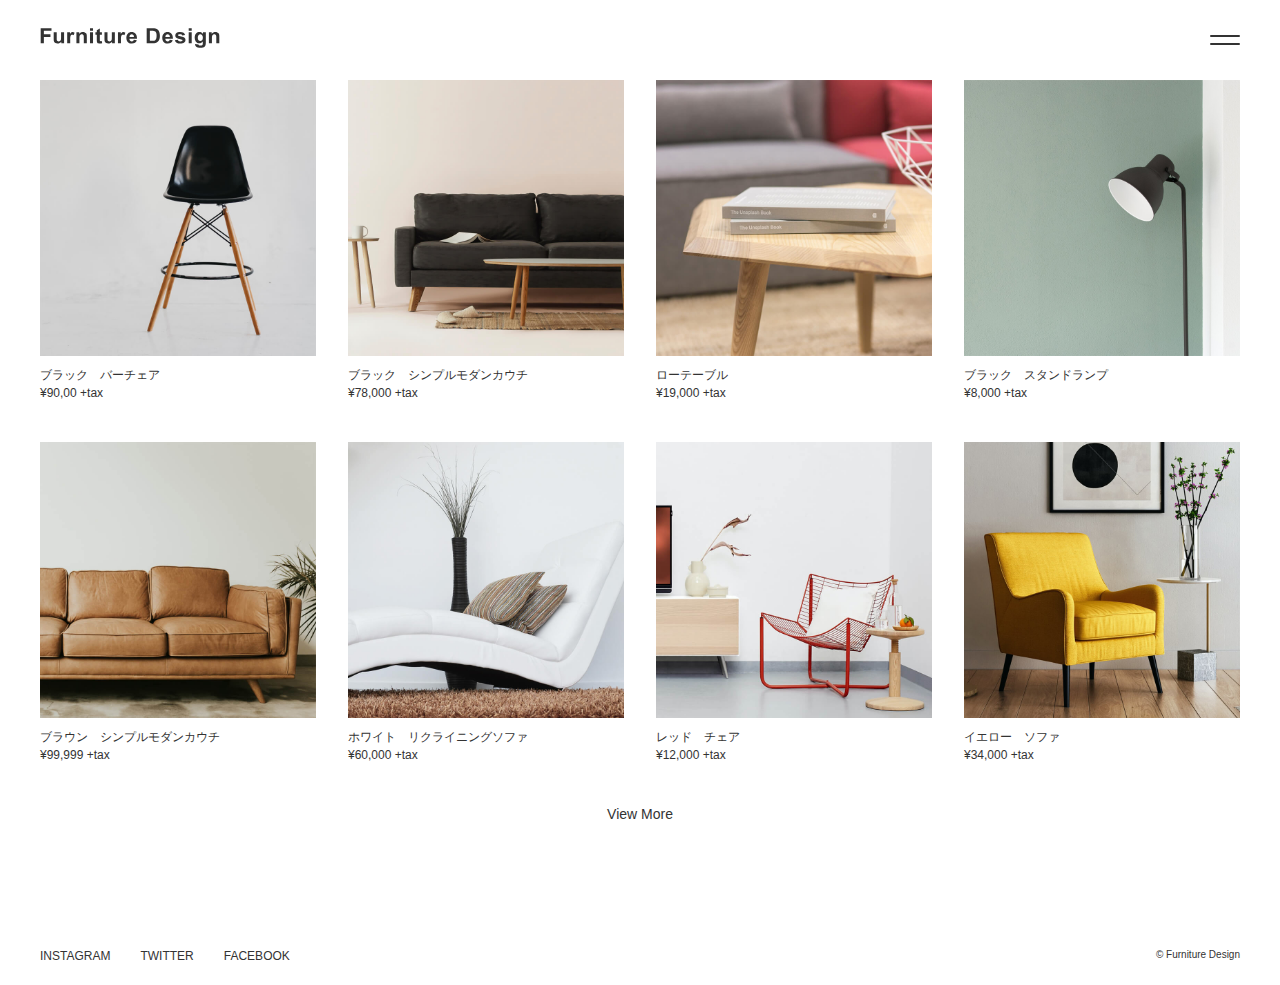
<file: index.html>
<!DOCTYPE html>
<html lang="ja">

<head>
    <meta charset="UTF-8">
    <meta name="description" content="南青山で家具やインテリアを販売しているFuniture DesignのWebサイトです">
    <meta http-equiv="X-UA-Compatible" content="IE=edge">
    <meta name="viewport" content="width=device-width, initial-scale=1.0">
    <link rel="icon" href="img/favicon.ico">
    <link rel="stylesheet" href="styles/reset.css">
    <link rel="stylesheet" href="styles/style.css">
    <script src="https://ajax.googleapis.com/ajax/libs/jquery/3.5.1/jquery.min.js"></script>
    <script src="js/main.js"></script>
    <title>Furniture Design</title>
</head>

<body>
    <header class="wrapper">
        <h1><a href="index.html"><img class="logo" src="img/logo.svg" alt="ロゴの画像"></a></h1>
        <nav class="navi">
            <ul class="nav-menu">
                <li><a href="products.html">products</a></li>
                <li><a href="about.html">about</a></li>
                <li><a href="company.html">company</a></li>
                <li><a href="mailto:4506.nakamura@gmail.com?subjedt=お問い合わせ">contact</a></li>
            </ul>
        </nav>
        <div class="toggle_btn">
            <span></span>
            <span></span>
        </div>

        <div class="mask"></div>
    </header>

    <main>
        <div class="top wrapper">
            <ul class="product-list">
                <li>
                    <a href="item01.html">
                        <img src="img/item1.jpg" alt="黒い椅子の商品画像">
                        <p>ブラック　バーチェア</p>
                        <p>&yen;90,00 +tax</p>
                    </a>
                </li>
                <li>
                    <a href="#">
                        <img src="img/item2.jpg" alt="黒いソファの商品画像">
                        <p>ブラック　シンプルモダンカウチ</p>
                        <p>&yen;78,000 +tax</p>
                    </a>
                </li>
                <li>
                    <a href="#">
                        <img src="img/item3.jpg" alt="木造の机の商品画像">
                        <p>ローテーブル</p>
                        <p>&yen;19,000 +tax</p>
                    </a>
                </li>
                <li>
                    <a href="#">
                        <img src="img/item4.jpg" alt="電気スタンドの商品画像">
                        <p>ブラック　スタンドランプ</p>
                        <p>&yen;8,000 +tax</p>
                    </a>
                </li>
                <li>
                    <a href="#">
                        <img src="img/item5.jpg" alt="茶色いソファの商品画像">
                        <p>ブラウン　シンプルモダンカウチ</p>
                        <p>&yen;99,999 +tax</p>
                    </a>
                </li>
                <li>
                    <a href="#">
                        <img src="img/item6.jpg" alt="白いソファの商品画像">
                        <p>ホワイト　リクライニングソファ</p>
                        <p>&yen;60,000 +tax</p>
                    </a>
                </li>
                <li>
                    <a href="#">
                        <img src="img/item7.jpg" alt="赤い椅子の商品画像">
                        <p>レッド　チェア</p>
                        <p>&yen;12,000 +tax</p>
                    </a>
                </li>
                <li>
                    <a href="#">
                        <img src="img/item8.jpg" alt="黄色の椅子の商品画像">
                        <p>イエロー　ソファ</p>
                        <p>&yen;34,000 +tax</p>
                    </a>
                </li>
            </ul>
            <p class="link-text"><a href="products.html">View More</a></p>
        </div>
       

    </main>

    <footer class="wrapper">

        <nav>
            <ul class="menu">
                <li><a href="https://www.instagram.com/" target="_blank">instagram</a></li>
                <li><a href="https://twitter.com/" target="_blank">twitter</a></li>
                <li><a href="https://www.facebook.com/" target="_blank">facebook</a></li>
            </ul>
        </nav>
        <p class="copyright">&copy; Furniture Design</p>
    </footer>
</body>

</html>
</file>
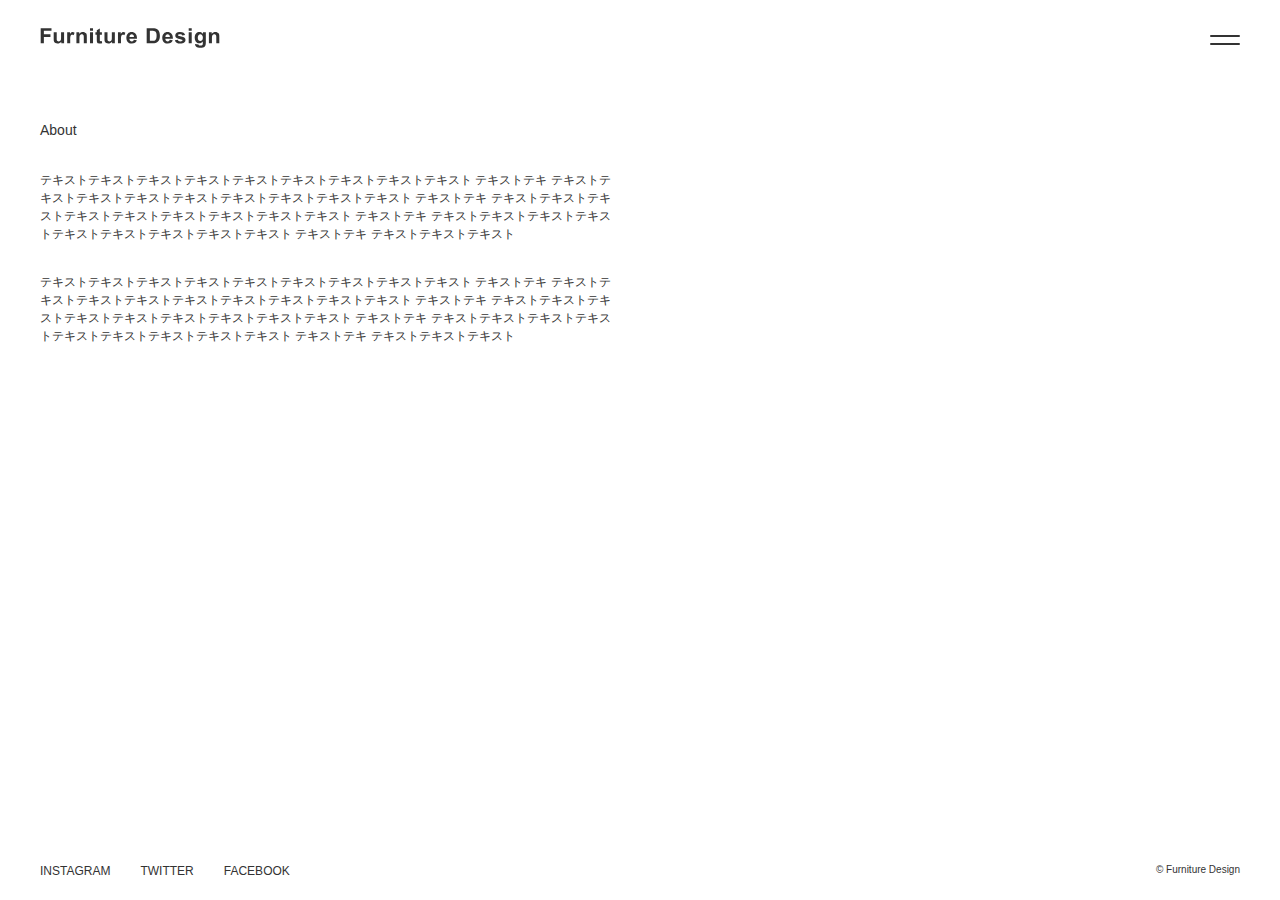
<file: about.html>
<!DOCTYPE html>
<html lang="ja">

<head>
    <meta charset="UTF-8">
    <meta name="description" content="南青山で家具やインテリアを販売しているFuniture DesignのWebサイトです">
    <meta http-equiv="X-UA-Compatible" content="IE=edge">
    <meta name="viewport" content="width=device-width, initial-scale=1.0">
    <link rel="icon" href="img/favicon.ico">
    <link rel="stylesheet" href="styles/reset.css">
    <link rel="stylesheet" href="styles/style.css">
    <script src="https://ajax.googleapis.com/ajax/libs/jquery/3.5.1/jquery.min.js"></script>
    <script src="js/main.js"></script>
    <title>Furniture Design</title>
</head>

<body>
    <header class="wrapper">
        <h1><a href="index.html"><img class="logo" src="img/logo.svg" alt="ロゴの画像"></a></h1>
        <nav class="navi">
            <ul class="nav-menu">
                <li><a href="products.html">products</a></li>
                <li><a href="about.html">about</a></li>
                <li><a href="company.html">company</a></li>
                <li><a href="mailto:4506.nakamura@gmail.com?subjedt=お問い合わせ">contact</a></li>
            </ul>
        </nav>
        <div class="toggle_btn">
            <span></span>
            <span></span>
        </div>

        <div class="mask"></div>
    </header>

    <main>
        <div class="content wrapper about">
            <h2>About</h2>
            <div class="about-text"> 
                <p>テキストテキストテキストテキストテキストテキストテキストテキストテキスト テキストテキ
                    テキストテキストテキストテキストテキストテキストテキストテキストテキスト テキストテキ
                    テキストテキストテキストテキストテキストテキストテキストテキストテキスト テキストテキ
                    テキストテキストテキストテキストテキストテキストテキストテキストテキスト テキストテキ
                    テキストテキストテキスト</p>
                <p>テキストテキストテキストテキストテキストテキストテキストテキストテキスト テキストテキ
                    テキストテキストテキストテキストテキストテキストテキストテキストテキスト テキストテキ
                    テキストテキストテキストテキストテキストテキストテキストテキストテキスト テキストテキ
                    テキストテキストテキストテキストテキストテキストテキストテキストテキスト テキストテキ
                    テキストテキストテキスト</p>
            </div>
        </div>
    </main>

    <footer class="wrapper">

        <nav>
            <ul class="menu">
                <li><a href="https://www.instagram.com/" target="_blank">instagram</a></li>
                <li><a href="https://twitter.com/" target="_blank">twitter</a></li>
                <li><a href="https://www.facebook.com/" target="_blank">facebook</a></li>
            </ul>
        </nav>
        <p class="copyright">&copy; Furniture Design</p>
    </footer>
</body>

</html>
</file>
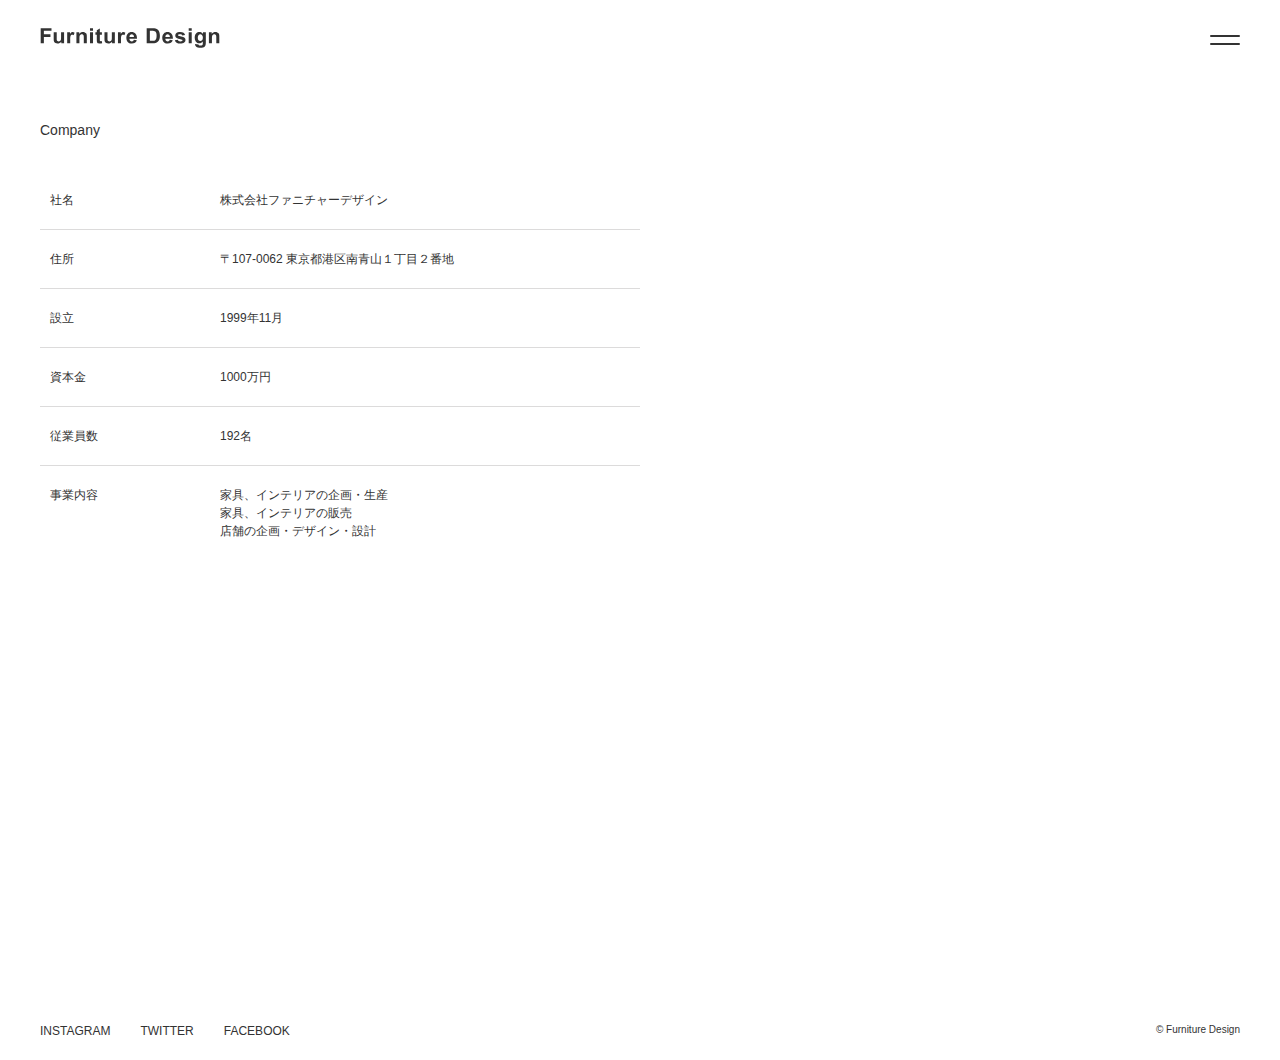
<file: company.html>
<!DOCTYPE html>
<html lang="ja">

<head>
    <meta charset="UTF-8">
    <meta name="description" content="南青山で家具やインテリアを販売しているFuniture DesignのWebサイトです">
    <meta http-equiv="X-UA-Compatible" content="IE=edge">
    <meta name="viewport" content="width=device-width, initial-scale=1.0">
    <link rel="icon" href="img/favicon.ico">
    <link rel="stylesheet" href="styles/reset.css">
    <link rel="stylesheet" href="styles/style.css">
    <script src="https://ajax.googleapis.com/ajax/libs/jquery/3.5.1/jquery.min.js"></script>
    <script src="js/main.js"></script>
    <title>Furniture Design</title>
</head>

<body>
    <header class="wrapper">
        <h1><a href="index.html"><img class="logo" src="img/logo.svg" alt="ロゴの画像"></a></h1>
        <nav class="navi">
            <ul class="nav-menu">
                <li><a href="products.html">products</a></li>
                <li><a href="about.html">about</a></li>
                <li><a href="company.html">company</a></li>
                <li><a href="mailto:4506.nakamura@gmail.com?subjedt=お問い合わせ">contact</a></li>
            </ul>
        </nav>
        <div class="toggle_btn">
            <span></span>
            <span></span>
        </div>

        <div class="mask"></div>
    </header>

    <main>
        <div class="content wrapper">
            <div class="company">
                <h2>Company</h2>
                <dl class="info">
                    <dt>社名</dt>
                    <dd>株式会社ファニチャーデザイン</dd>
                    <dt>住所</dt>
                    <dd>〒107-0062  東京都港区南青山１丁目２番地</dd>
                    <dt>設立</dt>
                    <dd>1999年11月</dd>
                    <dt>資本金</dt>
                    <dd>1000万円</dd>
                    <dt>従業員数</dt>
                    <dd>192名</dd>
                    <dt>事業内容</dt>
                    <dd>家具、インテリアの企画・生産<br>家具、インテリアの販売<br>店舗の企画・デザイン・設計</dd>
                </dl>
                <div class="map">
                    <iframe
                        src="https://www.google.com/maps/embed?pb=!1m18!1m12!1m3!1d12965.979552581783!2d139.71023617833092!3d35.66481456478866!2m3!1f0!2f0!3f0!3m2!1i1024!2i768!4f13.1!3m3!1m2!1s0x60188b6254cc464f%3A0x99773132a4b583e6!2z44CSMTA3LTAwNjIg5p2x5Lqs6YO95riv5Yy65Y2X6Z2S5bGx!5e0!3m2!1sja!2sjp!4v1655386428569!5m2!1sja!2sjp"
                        width="600" height="450" style="border:0;" allowfullscreen="" loading="lazy"
                        referrerpolicy="no-referrer-when-downgrade"></iframe>
                </div>
            </div>
        </div>

    </main>

    <footer class="wrapper">

        <nav>
            <ul class="menu">
                <li><a href="https://www.instagram.com/" target="_blank">instagram</a></li>
                <li><a href="https://twitter.com/" target="_blank">twitter</a></li>
                <li><a href="https://www.facebook.com/" target="_blank">facebook</a></li>
            </ul>
        </nav>
        <p class="copyright">&copy; Furniture Design</p>
    </footer>
</body>

</html>
</file>
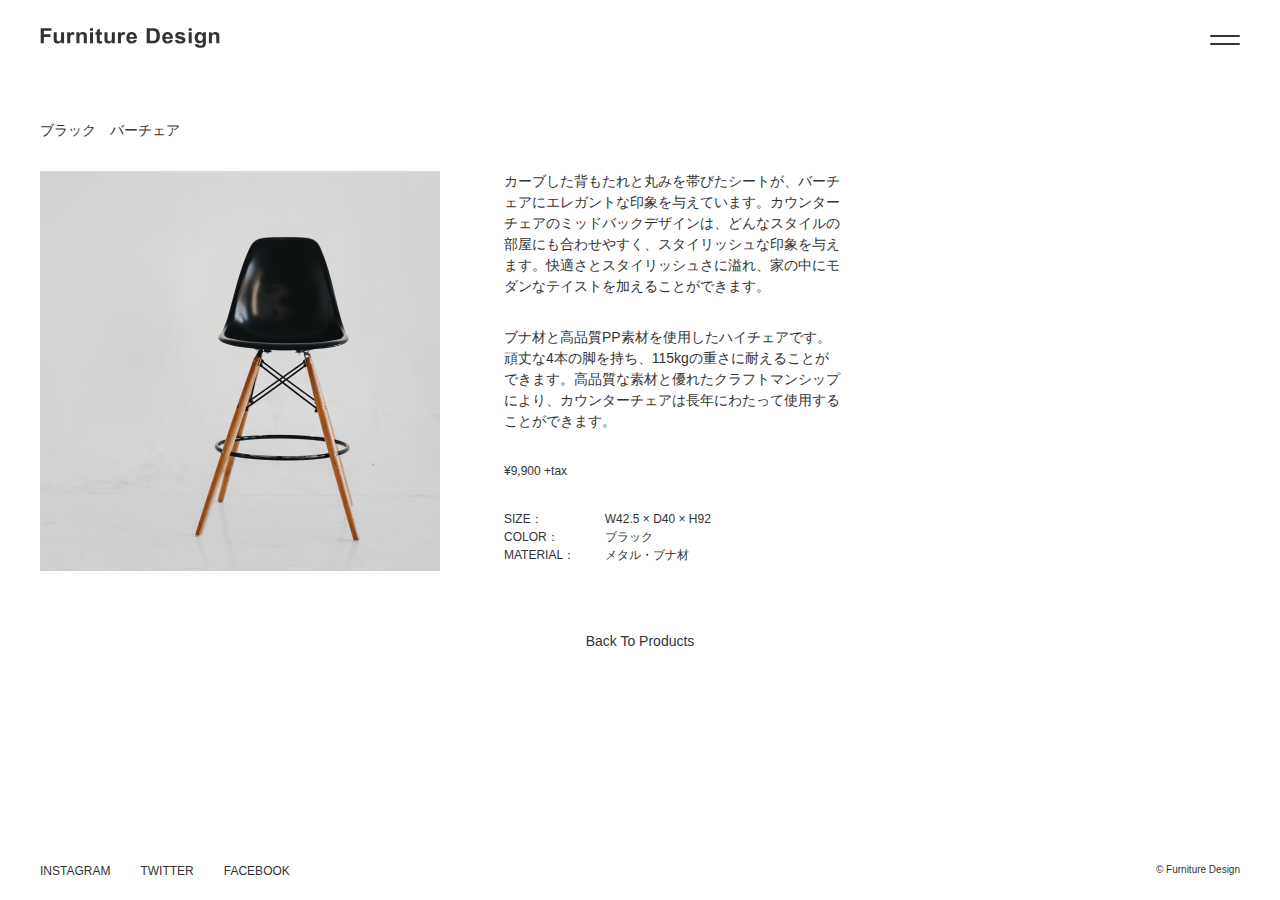
<file: item01.html>
<!DOCTYPE html>
<html lang="ja">

<head>
    <meta charset="UTF-8">
    <meta name="description" content="南青山で家具やインテリアを販売しているFuniture DesignのWebサイトです">
    <meta http-equiv="X-UA-Compatible" content="IE=edge">
    <meta name="viewport" content="width=device-width, initial-scale=1.0">
    <link rel="icon" href="img/favicon.ico">
    <link rel="stylesheet" href="styles/reset.css">
    <link rel="stylesheet" href="styles/style.css">
    <script src="https://ajax.googleapis.com/ajax/libs/jquery/3.5.1/jquery.min.js"></script>
    <script src="js/main.js"></script>
    <title>item01│Furniture Design</title>
</head>

<body>
    <header class="wrapper">
        <h1><a href="index.html"><img class="logo" src="img/logo.svg" alt="ロゴの画像"></a></h1>
        <nav class="navi">
            <ul class="nav-menu">
                <li><a href="products.html">products</a></li>
                <li><a href="about.html">about</a></li>
                <li><a href="company.html">company</a></li>
                <li><a href="mailto:4506.nakamura@gmail.com?subjedt=お問い合わせ">contact</a></li>
            </ul>
        </nav>
        <div class="toggle_btn">
            <span></span>
            <span></span>
        </div>

        <div class="mask"></div>
    </header>

    <main>
        <div class="content wrapper items">
            <h2>ブラック　バーチェア</h2>

            <div class="item">
                <div class="item-img">
                    <img src="img/item1.jpg" alt="item01の写真">

                </div>
                <div class="item-text">
                    <p>カーブした背もたれと丸みを帯びたシートが、バーチェアにエレガントな印象を与えています。カウンターチェアのミッドバックデザインは、どんなスタイルの部屋にも合わせやすく、スタイリッシュな印象を与えます。快適さとスタイリッシュさに溢れ、家の中にモダンなテイストを加えることができます。
                    </p>
                    <p>ブナ材と高品質PP素材を使用したハイチェアです。頑丈な4本の脚を持ち、115kgの重さに耐えることができます。高品質な素材と優れたクラフトマンシップにより、カウンターチェアは長年にわたって使用することができます。
                    </p>
                    <p class="price">&yen;9,900 +tax</p>

                    <dl>
                        <dt>SIZE：</dt>
                        <dd>W42.5 × D40 × H92</dd>

                        <dt>COLOR：</dt>
                        <dd>ブラック</dd>

                        <dt>MATERIAL：</dt>
                        <dd>メタル・ブナ材</dd>

                    </dl>
                </div>
            </div>
            <div class="link-text">
                <a href="products.html">Back To Products</a>
            </div>


        </div>
    </main>

    <footer class="wrapper">

        <nav>
            <ul class="menu">
                <li><a href="https://www.instagram.com/" target="_blank">instagram</a></li>
                <li><a href="https://twitter.com/" target="_blank">twitter</a></li>
                <li><a href="https://www.facebook.com/" target="_blank">facebook</a></li>
            </ul>
        </nav>
        <p class="copyright">&copy; Furniture Design</p>
    </footer>
</body>

</html>
</file>
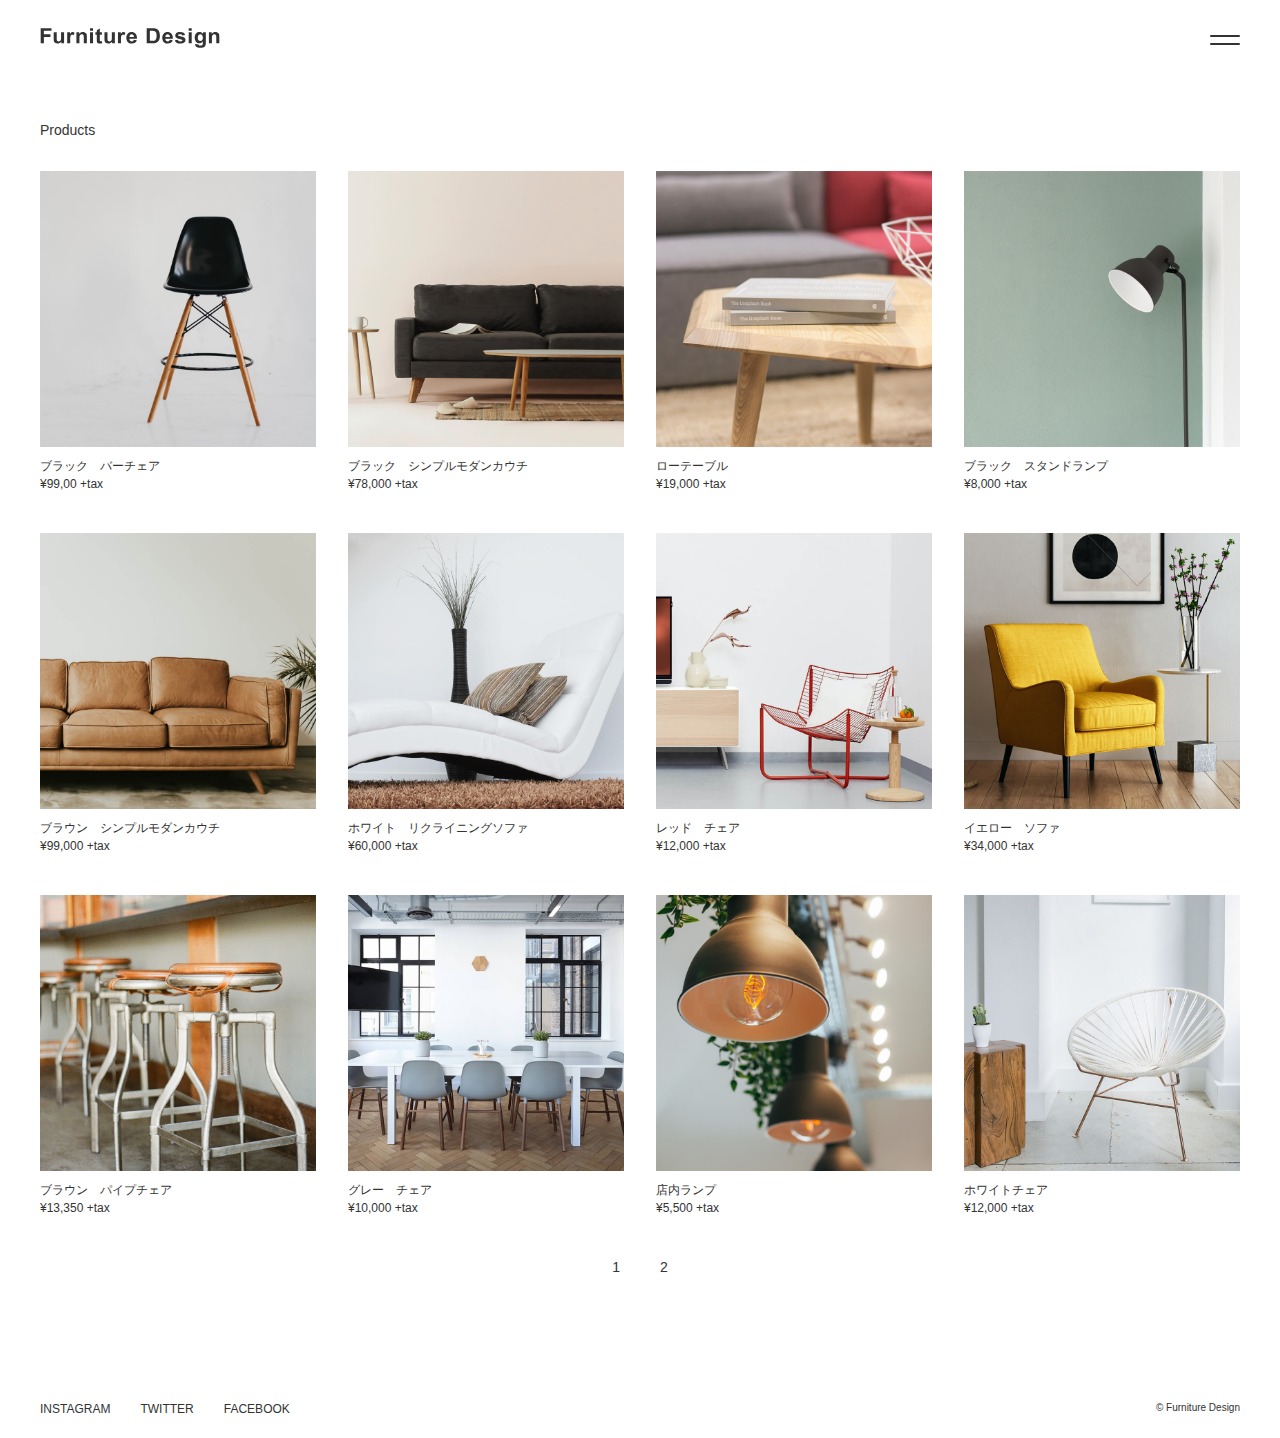
<file: products.html>
<!DOCTYPE html>
<html lang="ja">

<head>
    <meta charset="UTF-8">
    <meta name="description" content="南青山で家具やインテリアを販売しているFuniture DesignのWebサイトです">
    <meta http-equiv="X-UA-Compatible" content="IE=edge">
    <meta name="viewport" content="width=device-width, initial-scale=1.0">
    <link rel="icon" href="img/favicon.ico">
    <link rel="stylesheet" href="styles/reset.css">
    <link rel="stylesheet" href="styles/style.css">
    <script src="https://ajax.googleapis.com/ajax/libs/jquery/3.5.1/jquery.min.js"></script>
    <script src="js/main.js"></script>
    <title>Products|Furniture Design</title>
</head>

<body>
    <header class="wrapper">
        <h1><a href="index.html"><img class="logo" src="img/logo.svg" alt="ロゴの画像"></a></h1>
        <nav class="navi">
            <ul class="nav-menu">
                <li><a href="products.html">products</a></li>
                <li><a href="about.html">about</a></li>
                <li><a href="company.html">company</a></li>
                <li><a href="mailto:4506.nakamura@gmail.com?subjedt=お問い合わせ">contact</a></li>
            </ul>
        </nav>
        <div class="toggle_btn">
            <span></span>
            <span></span>
        </div>

        <div class="mask"></div>
    </header>

    <main>
        <div class="content wrapper">

            <h2>Products</h2>

            <ul class="product-list">
                <li>
                    <a href="item01.html">
                        <img src="img/item1.jpg" alt="黒い椅子の商品画像">
                        <p>ブラック　バーチェア</p>
                        <p>&yen;99,00 +tax</p>
                    </a>
                </li>
                <li>
                    <a href="#">
                        <img src="img/item2.jpg" alt="黒いソファの商品画像">
                        <p>ブラック　シンプルモダンカウチ</p>
                        <p>&yen;78,000 +tax</p>
                    </a>
                </li>
                <li>
                    <a href="#">
                        <img src="img/item3.jpg" alt="木造の机の商品画像">
                        <p>ローテーブル</p>
                        <p>&yen;19,000 +tax</p>
                    </a>
                </li>
                <li>
                    <a href="#">
                        <img src="img/item4.jpg" alt="電気スタンドの商品画像">
                        <p>ブラック　スタンドランプ</p>
                        <p>&yen;8,000 +tax</p>
                    </a>
                </li>
                <li>
                    <a href="#">
                        <img src="img/item5.jpg" alt="茶色いソファの商品画像">
                        <p>ブラウン　シンプルモダンカウチ</p>
                        <p>&yen;99,000 +tax</p>
                    </a>
                </li>
                <li>
                    <a href="#">
                        <img src="img/item6.jpg" alt="白いソファの商品画像">
                        <p>ホワイト　リクライニングソファ</p>
                        <p>&yen;60,000 +tax</p>
                    </a>
                </li>
                <li>
                    <a href="#">
                        <img src="img/item7.jpg" alt="赤い椅子の商品画像">
                        <p>レッド　チェア</p>
                        <p>&yen;12,000 +tax</p>
                    </a>
                </li>
                <li>
                    <a href="#">
                        <img src="img/item8.jpg" alt="黄色の椅子の商品画像">
                        <p>イエロー　ソファ</p>
                        <p>&yen;34,000 +tax</p>
                    </a>
                </li>

                <li>
                    <a href="item01.html">
                        <img src="img/item9.jpg" alt="椅子の商品画像">
                        <p>ブラウン　パイプチェア</p>
                        <p>&yen;13,350 +tax</p>
                    </a>
                </li>
                <li>
                    <a href="#">
                        <img src="img/item10.jpg" alt="３つのグレー色の商品画像">
                        <p>グレー　チェア</p>
                        <p>&yen;10,000 +tax</p>
                    </a>
                </li>
                <li>
                    <a href="#">
                        <img src="img/item11.jpg" alt="照明の商品画像">
                        <p>店内ランプ</p>
                        <p>&yen;5,500 +tax</p>
                    </a>
                </li>
                <li>
                    <a href="#">
                        <img src="img/item12.jpg" alt="白いアーチ型の商品画像">
                        <p>ホワイトチェア</p>
                        <p>&yen;12,000 +tax</p>
                    </a>
                </li>

            </ul>
            <ul class="pagination">
                <li>1</li>
                <li>
                    <a href="products2.html">2</a>
                </li>
            </ul>
        </div>
    </main>

    <footer class="wrapper">

        <nav>
            <ul class="menu">
                <li><a href="https://www.instagram.com/" target="_blank">instagram</a></li>
                <li><a href="https://twitter.com/" target="_blank">twitter</a></li>
                <li><a href="https://www.facebook.com/" target="_blank">facebook</a></li>
            </ul>
        </nav>
        <p class="copyright">&copy; Furniture Design</p>
    </footer>
</body>

</html>
</file>
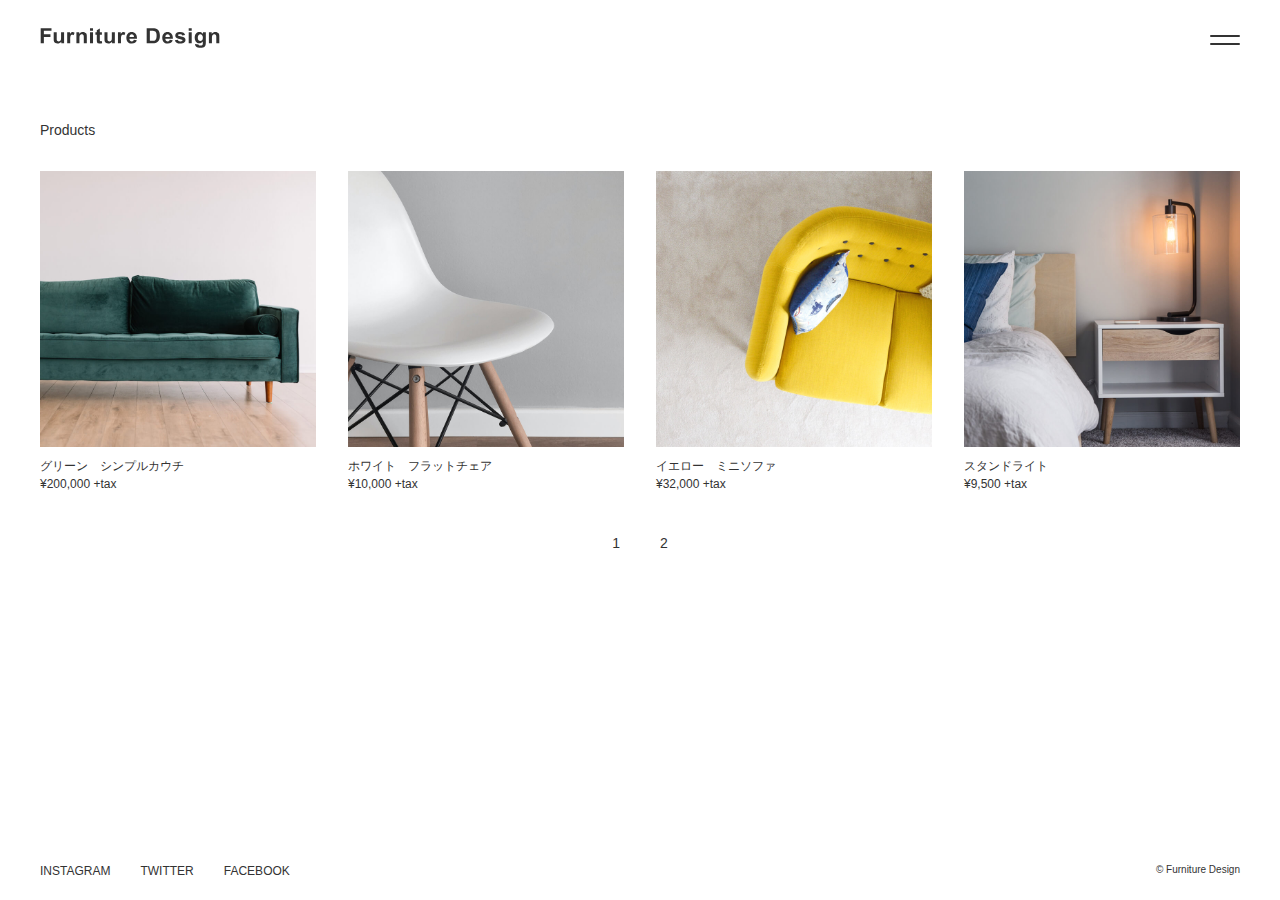
<file: products2.html>
<!DOCTYPE html>
<html lang="ja">

<head>
    <meta charset="UTF-8">
    <meta name="description" content="南青山で家具やインテリアを販売しているFuniture DesignのWebサイトです">
    <meta http-equiv="X-UA-Compatible" content="IE=edge">
    <meta name="viewport" content="width=device-width, initial-scale=1.0">
    <link rel="icon" href="img/favicon.ico">
    <link rel="stylesheet" href="styles/reset.css">
    <link rel="stylesheet" href="styles/style.css">
    <script src="https://ajax.googleapis.com/ajax/libs/jquery/3.5.1/jquery.min.js"></script>
    <script src="js/main.js"></script>
    <title>Furniture Design</title>
</head>

<body>
    <header class="wrapper">
        <h1><a href="index.html"><img class="logo" src="img/logo.svg" alt="ロゴの画像"></a></h1>
        <nav class="navi">
            <ul class="nav-menu">
                <li><a href="products.html">products</a></li>
                <li><a href="about.html">about</a></li>
                <li><a href="company.html">company</a></li>
                <li><a href="mailto:4506.nakamura@gmail.com?subjedt=お問い合わせ">contact</a></li>
            </ul>
        </nav>
        <div class="toggle_btn">
            <span></span>
            <span></span>
        </div>

        <div class="mask"></div>
    </header>

    <main>
        <div class="content wrapper">

            <h2>Products</h2>

            <ul class="product-list">
                <li>
                    <a href="#">
                        <img src="img/item13.jpg" alt="緑色ソファの商品画像">
                        <p>グリーン　シンプルカウチ</p>
                        <p>&yen;200,000 +tax</p>
                    </a>
                </li>
                <li>
                    <a href="#">
                        <img src="img/item14.jpg" alt="白いソファの商品画像">
                        <p>ホワイト　フラットチェア</p>
                        <p>&yen;10,000 +tax</p>
                    </a>
                </li>
                <li>
                    <a href="#">
                        <img src="img/item15.jpg" alt="黄色い椅子の商品画像">
                        <p>イエロー　ミニソファ</p>
                        <p>&yen;32,000 +tax</p>
                    </a>
                </li>
                <li>
                    <a href="#">
                        <img src="img/item16.jpg" alt="寝室用の照明の商品画像">
                        <p>スタンドライト</p>
                        <p>&yen;9,500 +tax</p>
                    </a>
                </li>

            </ul>
            <ul class="pagination">
                <li><a href="products.html">1</a></li>
                <li>2</li>
            </ul>
        </div>


    </main>

    <footer class="wrapper">

        <nav>
            <ul class="menu">
                <li><a href="https://www.instagram.com/" target="_blank">instagram</a></li>
                <li><a href="https://twitter.com/" target="_blank">twitter</a></li>
                <li><a href="https://www.facebook.com/" target="_blank">facebook</a></li>
            </ul>
        </nav>
        <p class="copyright">&copy; Furniture Design</p>
    </footer>
</body>

</html>
</file>
<file: styles/style.css>
@charset "UTF-8";
/*------------------------------

base 

------------------------------*/
html {
  font-size: 62.5%;
  line-height: 1.5;
  font-family: "メイリオ", "Meiryo", "MSゴシック", "Hiragino Kaku Gothic ProN", "ヒラギノ角ゴ ProN W3", sans-serif;
  box-sizing: border-box;
}

img {
  max-width: 100%;
}

a {
  color: #333;
  text-decoration: none;
  transition: all 0.3s;
}

a:hover {
  opacity: 0.7;
}

li {
  list-style: none;
}

body {
  font-size: 1.2rem;
  color: #333;
  position: relative;
  min-height: 100vh;
}

.wrapper {
  max-width: 1360px;
  margin: 0 auto;
  padding: 0 40px;
}

.logo {
  width: 180px;
}

h1 {
  width: 180px;
  height: 25px;
}

h2 {
  margin-top: 40px;
  margin-bottom: 30px;
  font-size: 1.4rem;
}

@media screen and (max-width: 768px) {
  img {
    width: 100%;
  }
  .content .product-list li {
    width: 47%;
  }
  .items .item {
    flex-direction: column;
  }
  .items .item .item-img {
    width: 100%;
    margin-bottom: 30px;
  }
  .items .item .item-text {
    width: 100%;
  }
}
/*-------------------------------------------

header

-------------------------------------------*/
/*
「position: fixed;」でヘッダーを固定し、「z-index: 10;」で前面に表示
※他のコンテンツでpositionをrelative、absolute、fixedのいずれかに
設定している場合は、z-indexの数値が大きい方が前面に表示される
*/
header {
  width: 100%;
  height: 80px;
  background-color: #fff;
  display: flex;
  align-items: center;
  justify-content: space-between;
  position: fixed;
  left: 0;
  right: 0;
  z-index: 10;
}

.logo {
  width: 180px;
}

/*
ハンバーガーメニュー
メニューが閉じている時は、「left: -300px;」で画面左に隠し、
「opacity: 0;」で非表示にしている
*/
.navi {
  position: fixed;
  top: 0;
  left: -300px;
  width: 300px;
  color: #fff;
  padding: 36px 50px;
  transition: all 0.5s;
  z-index: 20;
  opacity: 0;
}

.navi a {
  color: #fff;
}

.navi li {
  margin-bottom: 14px;
}

/*
ハンバーガーメニュー
メニューが開いている時は、「left: 0;」「opacity: 1;」で
画面左に表示する
*/
.open .navi {
  left: 0;
  opacity: 1;
}

.toggle_btn {
  width: 30px;
  height: 30px;
  position: relative;
  transition: all 0.5s;
  cursor: pointer;
  z-index: 20;
}

/*
ハンバーガーメニューの線の設定（メニューが閉じている時）
*/
.toggle_btn span {
  display: block;
  position: absolute;
  width: 30px;
  height: 2px;
  background-color: #333;
  border-radius: 4px;
  transition: all 0.5s;
}

/*
1本目の線の位置を設定
*/
.toggle_btn span:nth-child(1) {
  top: 10px;
}

/*
2本目の線の位置を設定
*/
.toggle_btn span:nth-child(2) {
  bottom: 10px;
}

/*
ハンバーガーメニューの線の設定（メニューが開いている時）
線の色を白に変更
*/
.open .toggle_btn span {
  background-color: #fff;
}

/*
1本目の線を-45度回転
*/
.open .toggle_btn span:nth-child(1) {
  transform: translateY(4px) rotate(-45deg);
}

/*
2本目の線を45度回転
*/
.open .toggle_btn span:nth-child(2) {
  transform: translateY(-4px) rotate(45deg);
}

.mask {
  display: none;
  transition: all 0.5s;
}

/*
メニューを開いている時は、全体を黒背景にする
*/
.open .mask {
  display: block;
  position: fixed;
  top: 0;
  left: 0;
  width: 100%;
  height: 100%;
  background: #000;
  opacity: 0.8;
  z-index: 10;
  cursor: pointer;
}

/*-------------------------------

footer

--------------------------------*/
footer {
  display: flex;
  justify-content: space-between;
  position: absolute;
  bottom: 20px;
  left: 0;
  right: 0;
}
footer nav ul {
  display: flex;
}
footer nav ul li {
  margin-right: 30px;
  font-size: 1.2rem;
  text-transform: uppercase;
}
footer .copyright {
  font-size: 1rem;
}

@media screen and (max-width: 768px) {
  footer {
    display: block;
  }
  footer nav {
    margin-bottom: 5px;
  }
}
/*----------------------------------

fv 

-----------------------------------*/
.top,
.content {
  padding-top: 80px;
  padding-bottom: 160px;
}
.top .product-list,
.content .product-list {
  display: flex;
  flex-wrap: wrap;
  justify-content: space-between;
}
.top .product-list li,
.content .product-list li {
  width: 23%;
  margin-bottom: 40px;
}
.top .product-list li img,
.content .product-list li img {
  margin-bottom: 10px;
}
.top .link-text,
.content .link-text {
  text-align: center;
  font-size: 1.4rem;
}
.top .pagination,
.content .pagination {
  display: flex;
  justify-content: center;
}
.top .pagination li,
.content .pagination li {
  margin: 0 20px;
  font-size: 1.4rem;
}

@media screen and (max-width: 900px) {
  .top .product-list li {
    width: 47%;
  }
}
/*-------------------------------

about

--------------------------------*/
.about .about-text p {
  margin-bottom: 30px;
  max-width: 48%;
}

@media screen and (max-width: 768px) {
  .about .about-text p {
    max-width: 100%;
  }
}
/*-------------------------------

company

--------------------------------*/
.company {
  max-width: 600px;
}
.company .info {
  display: flex;
  flex-wrap: wrap;
  margin-bottom: 40px;
}
.company .info dt {
  width: 30%;
  font-weight: normal;
  padding: 20px 0 20px 10px;
  border-bottom: 1px solid #DCDBDB;
}
.company .info dt:last-of-type {
  border-bottom: none;
}
.company .info dd {
  width: 70%;
  padding: 20px 0;
  border-bottom: 1px solid #DCDBDB;
}
.company .info dd:last-of-type {
  border-bottom: none;
}
.company .map iframe {
  max-width: 600px;
  height: 300px;
  filter: grayscale(50%);
  -webkit-filter: grayscale(50%);
}

@media screen and (max-width: 768px) {
  .company .info {
    flex-direction: column;
  }
  .company .info dt {
    width: 100%;
    border-bottom: none;
    padding: 20px 0 10px;
  }
  .company .info dd {
    width: 100%;
    padding-top: 0;
  }
  .company .map iframe {
    width: 100%;
    height: 300px;
  }
}
/*-------------------------------

items

--------------------------------*/
.items .item {
  max-width: 800px;
  display: flex;
  justify-content: space-between;
  margin-bottom: 60px;
}
.items .item .item-img {
  width: 50%;
}
.items .item .item-text {
  width: 42%;
  font-size: 1.4rem;
}
.items .item .item-text p {
  margin-bottom: 30px;
}
.items .item .item-text .price {
  font-size: 1.2rem;
}
.items .item .item-text dl {
  font-size: 1.2rem;
  display: flex;
  flex-wrap: wrap;
}
.items .item .item-text dl dt {
  width: 30%;
  font-weight: normal;
}
.items .item .item-text dl dd {
  width: 70%;
}

.link-text {
  text-align: center;
}

@media screen and (max-width: 900px) {
  .items .item {
    flex-direction: column;
  }
  .items .item .item-img {
    width: 100%;
    margin-bottom: 30px;
  }
  .items .item .item-text {
    width: 100%;
  }
}
.content {
  padding-top: 80px;
  padding-bottom: 160px;
}
.content .product-list {
  display: flex;
  flex-wrap: wrap;
  justify-content: space-between;
}
.content .product-list li {
  width: 23%;
  margin-bottom: 40px;
}
.content .product-list li img {
  margin-bottom: 10px;
}
.content .link-text {
  text-align: center;
  font-size: 1.4rem;
}
.content .pagination {
  display: flex;
  justify-content: center;
}
.content .pagination li {
  margin: 0 20px;
  font-size: 1.4rem;
}

@media screen and (max-width: 900px) {
  .content .product-list li {
    width: 47%;
  }
}
/**********************************
共通
**********************************/
/**********************************
トップページ
**********************************/
/*********************************
各ページ
*********************************//*# sourceMappingURL=style.css.map */
</file>
